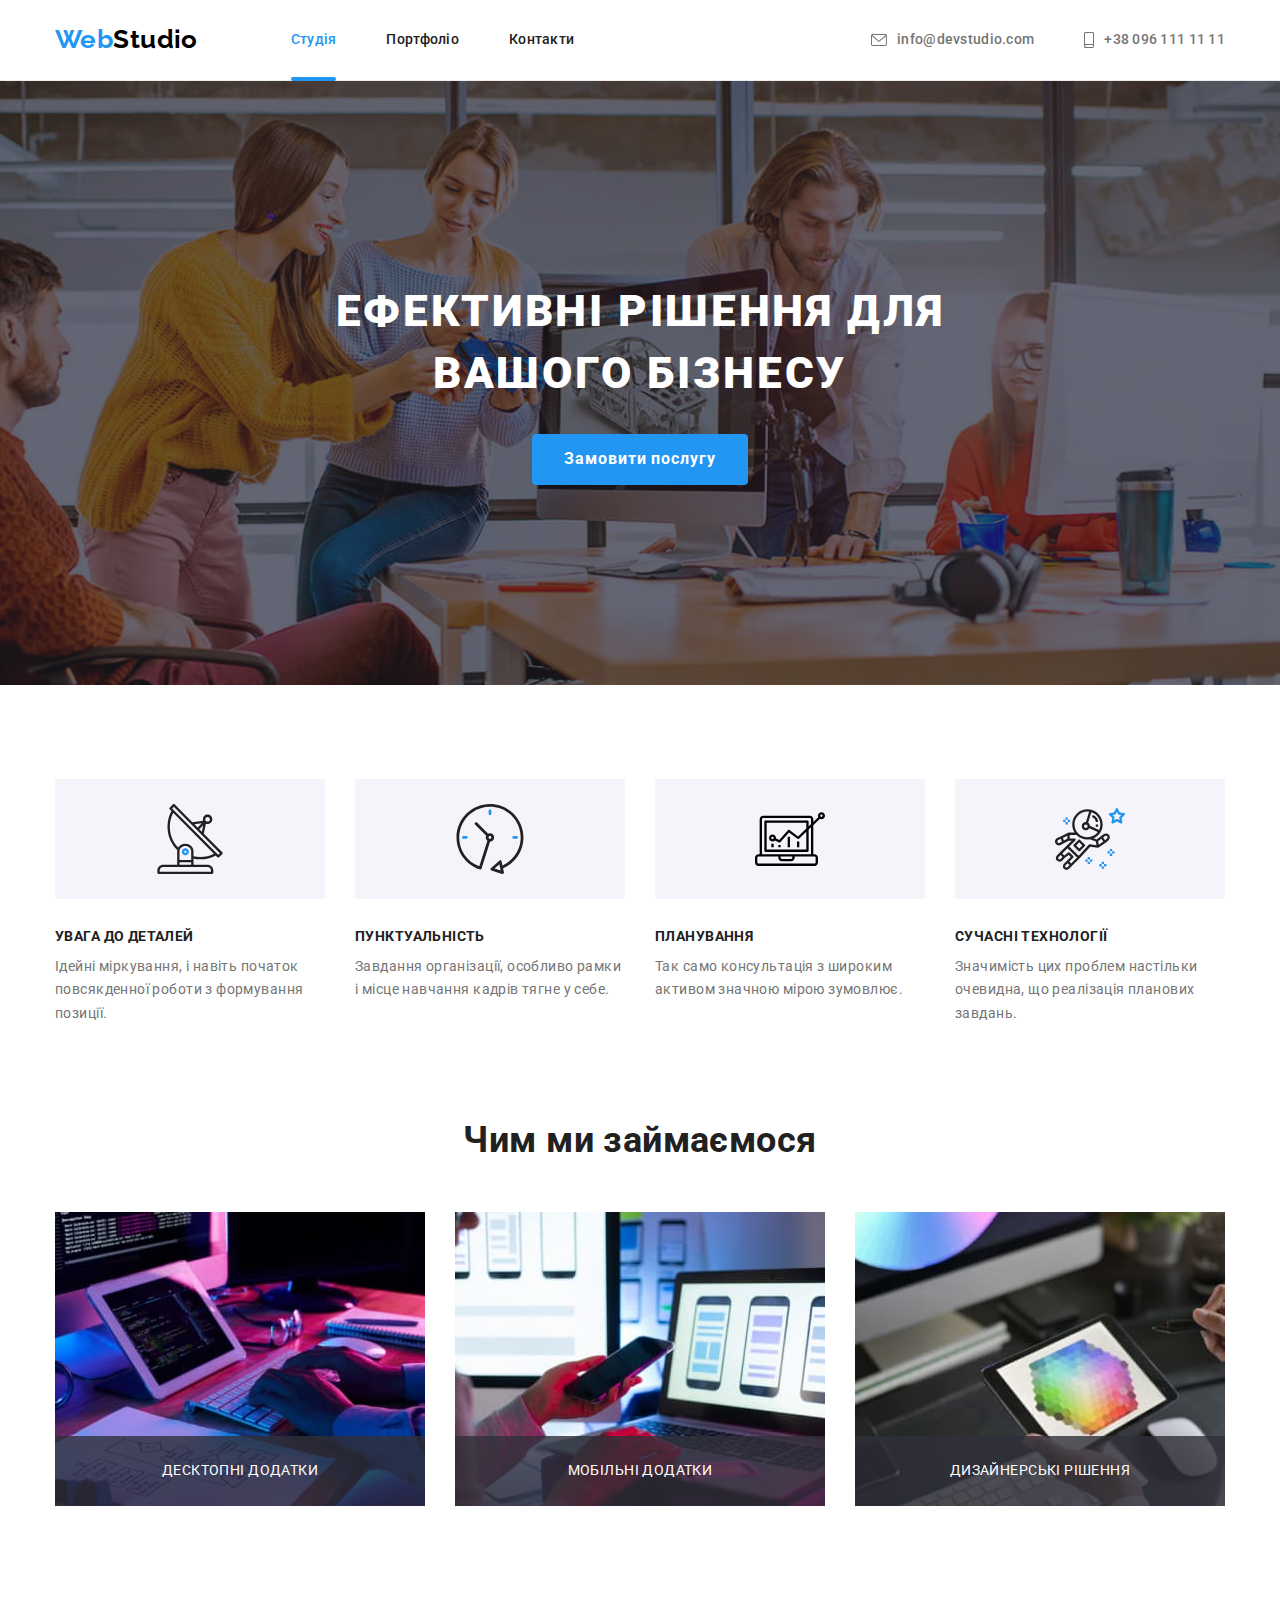
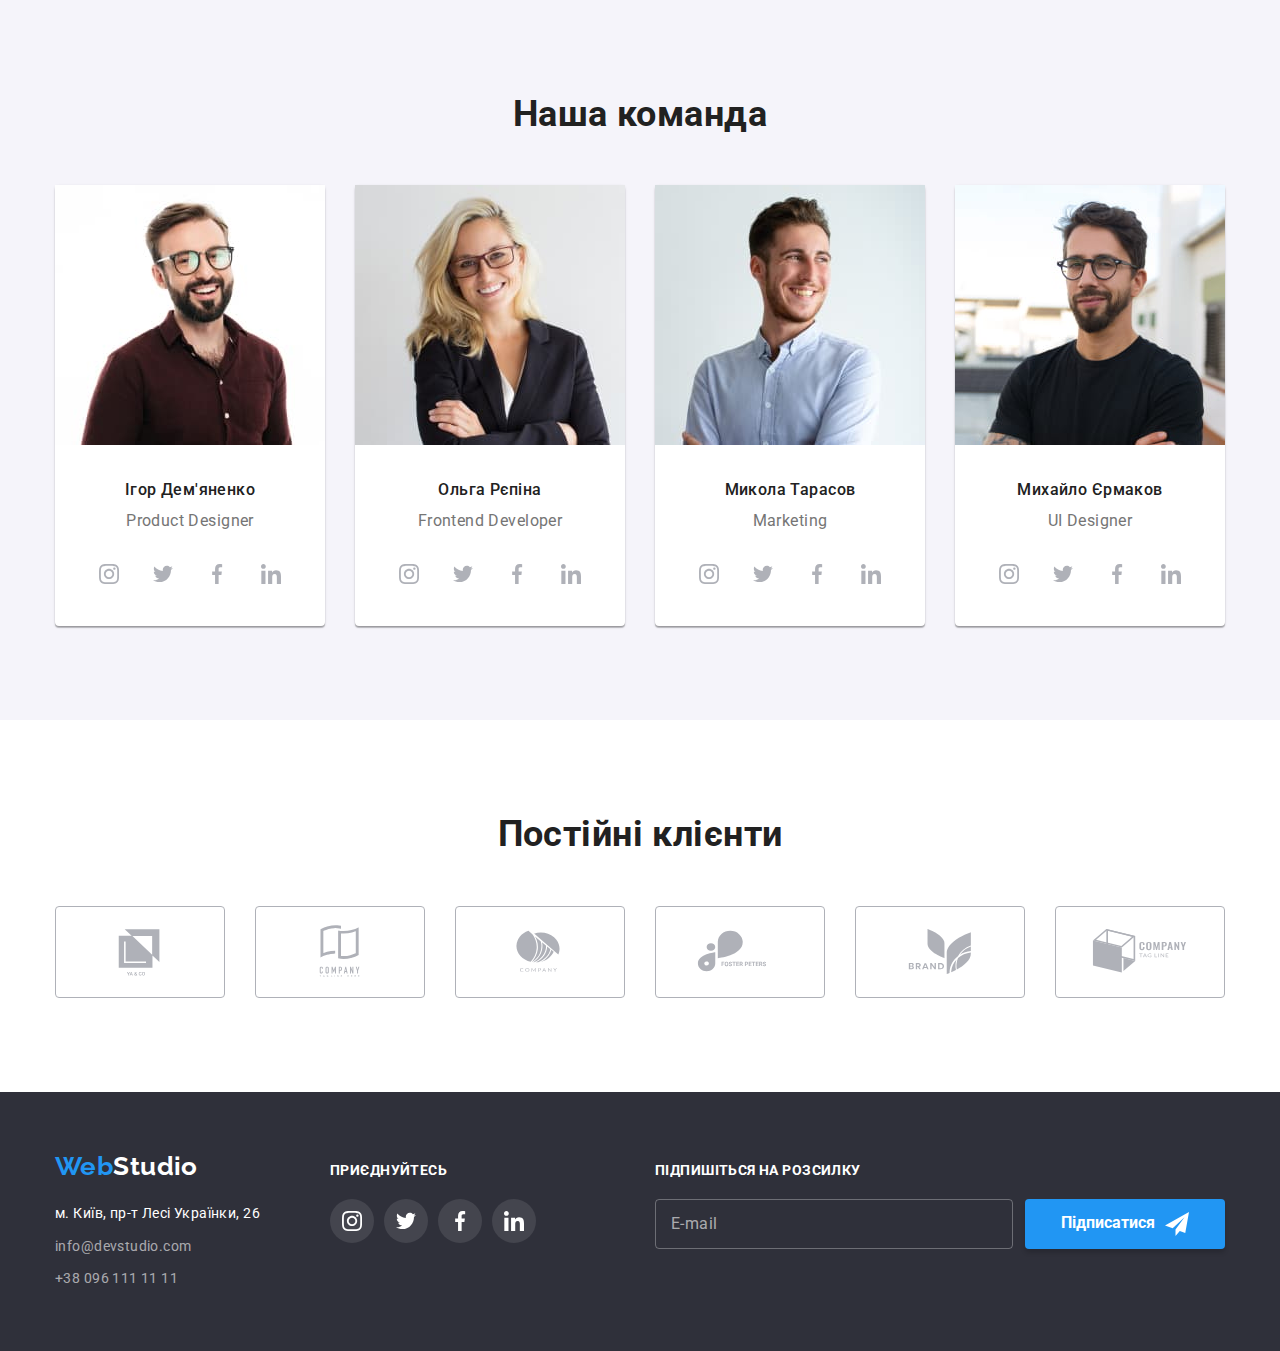
<file: index.html>
<!DOCTYPE html>
<html lang="uk">
<head>
    <meta charset="UTF-8">
    <meta http-equiv="X-UA-Compatible" content="IE=edge">
    <meta name="viewport" content="width=device-width, initial-scale=1.0">
    <link rel="preconnect" href="https://fonts.googleapis.com">
    <link rel="preconnect" href="https://fonts.gstatic.com" crossorigin>
    <link href="https://fonts.googleapis.com/css2?family=Raleway:wght@700&family=Roboto:wght@400;500;700;900&display=swap" rel="stylesheet">
    <link rel="stylesheet" href="https://cdnjs.cloudflare.com/ajax/libs/modern-normalize/1.0.0/modern-normalize.min.css" />
    <title>WebStudio</title>
    <link rel="stylesheet" href="./css/styles.css">
</head>
<body>
    <header class="header">
        <div class="container flex-container">
            <nav class="nav">
                <a class="logo" href="#"><span>Web</span>Studio</a>
                <ul class="site-navigation">
                    <li class="item"><a class="navigation-link current" href="#">Студія</a></li>
                    <li class="item"><a class="navigation-link" href="./portfolio.html">Портфоліо</a></li>
                    <li class="item"><a class="navigation-link" href="#">Контакти</a></li>
                </ul>
            </nav>
            <ul class="contacts-links">
                <li class="item">
                    <a class="contacts-link" href="mailto:info@devstudio.com">
                        <svg class="contact-mail-icon" width="16" height="12"><use href="./images/icons-sprite.svg#icon-mail"></use></svg>info@devstudio.com
                    </a>
                </li>
                <li class="item">
                    <a class="contacts-link" href="tel:+380961111111">
                        <svg class="contact-smartphone-icon" width="10" height="16"><use href="./images/icons-sprite.svg#icon-smartphone"></use></svg>+38 096 111 11 11
                    </a>
                </li>
            </ul>
        </div>
    </header>
    <main>
        <section class="hero">
            <div class="container">
                <h1 class="hero-title">Ефективні рішення для вашого бізнесу</h1>
                <button data-modal-open class="hero-button" type="button">Замовити послугу</button>
            </div>
        </section>
        <section class="section">
            <div class="container">
                <h2 class="visually-hidden">Чому ми</h2>
                <ul class="benefits">
                    <li class="item">
                        <div class="benefits-icon-wrap">
                            <svg class="benefits-icon" width="70" height="70">
                                <use href="./images/icons-sprite.svg#icon-antenna"></use>
                            </svg>
                        </div>
                        <h3 class="benefits-title">УВАГА ДО ДЕТАЛЕЙ</h3>
                        <p class="benefits-text">Ідейні міркування, і навіть початок повсякденної роботи з формування позиції.</p>
                    </li>
                    <li class="item">
                        <div class="benefits-icon-wrap">
                            <svg class="benefits-icon" width="70" height="70">
                                <use href="./images/icons-sprite.svg#icon-clock"></use>
                            </svg>
                        </div>
                        <h3 class="benefits-title">ПУНКТУАЛЬНІСТЬ</h3>
                        <p class="benefits-text">Завдання організації, особливо рамки і місце навчання кадрів тягне у себе.</p>
                    </li>
                    <li class="item">
                        <div class="benefits-icon-wrap">
                            <svg class="benefits-icon" width="70" height="70">
                                <use href="./images/icons-sprite.svg#icon-diagram"></use>
                            </svg>
                        </div>
                        <h3 class="benefits-title">ПЛАНУВАННЯ</h3>
                        <p class="benefits-text">Так само консультація з широким активом значною мірою зумовлює.</p>
                    </li>
                    <li class="item">
                        <div class="benefits-icon-wrap">
                            <svg class="benefits-icon" width="70" height="70">
                                <use href="./images/icons-sprite.svg#icon-astronaut"></use>
                            </svg>
                        </div>
                        <h3 class="benefits-title">СУЧАСНІ ТЕХНОЛОГІЇ</h3>
                        <p class="benefits-text">Значимість цих проблем настільки очевидна, що реалізація планових завдань.</p>
                    </li>
                </ul>
            </div>
        </section>
        <section class="section nopadding">
            <div class="container">
                <h2 class="section-title">Чим ми займаємося</h2>
                <ul class="offer-list">
                    <li class="item">
                        <a href="#"><img src="./images/img-4.jpg" alt="Веб розробка" width="370" height="294">
                            <div class="offer-title-wrap">
                                <p class="offer-title">Десктопні додатки</p>
                            </div>
                        </a>
                    </li>
                    <li class="item">
                        <a href="#"><img src="./images/img-5.jpg" alt="Дизайн інтерфейсів" width="370" height="294">
                            <div class="offer-title-wrap">
                                <p class="offer-title">Мобільні додатки</p>
                            </div>
                        </a>
                    </li>
                    <li class="item">
                        <a href="#"><img src="./images/img-6.jpg" alt="Графіка" width="370" height="294">
                            <div class="offer-title-wrap">
                                <p class="offer-title">Дизайнерські рішення</p>
                            </div>
                        </a>
                    </li>
                </ul>
            </div>
        </section>
        <section class="section team">
            <div class="container">
                <h2 class="section-title">Наша команда</h2>
                <ul class="team-list">
                    <li class="item">
                        <img class="team-img" src="./images/img.jpg" alt="Ігор Дем'яненко" width="270" height="260">
                        <div class="team-member-info">
                            <h3 class="team-title">Ігор Дем'яненко</h3>
                            <p class="team-text">Product Designer</p>
                            <div class="team-social-networks">
                                <a href="#" class="social-networks-wrap">
                                    <svg class="social-networks-icon" width="20" height="20">
                                        <use href="./images/icons-sprite.svg#icon-instagram"></use>
                                    </svg>
                                </a>
                                <a href="#" class="social-networks-wrap">
                                    <svg class="social-networks-icon" width="20" height="20">
                                        <use href="./images/icons-sprite.svg#icon-twitter"></use>
                                    </svg>
                                </a>
                                <a href="#" class="social-networks-wrap">
                                    <svg class="social-networks-icon" width="20" height="20">
                                        <use href="./images/icons-sprite.svg#icon-facebook"></use>
                                    </svg>
                                </a>
                                <a href="#" class="social-networks-wrap">
                                    <svg class="social-networks-icon" width="20" height="20">
                                        <use href="./images/icons-sprite.svg#icon-linkedin"></use>
                                    </svg>
                                </a>
                            </div>
                        </div>
                    </li>
                    <li class="item">
                        <img class="team-img" src="./images/img-1.jpg" alt="Ольга Рєпіна" width="270" height="260">
                        <div class="team-member-info">
                            <h3 class="team-title">Ольга Рєпіна</h3>
                            <p class="team-text">Frontend Developer</p>
                            <div class="team-social-networks">
                                <a href="#" class="social-networks-wrap">
                                    <svg class="social-networks-icon" width="20" height="20">
                                        <use href="./images/icons-sprite.svg#icon-instagram"></use>
                                    </svg>
                                </a>
                                <a href="#" class="social-networks-wrap">
                                    <svg class="social-networks-icon" width="20" height="20">
                                        <use href="./images/icons-sprite.svg#icon-twitter"></use>
                                    </svg>
                                </a>
                                <a href="#" class="social-networks-wrap">
                                    <svg class="social-networks-icon" width="20" height="20">
                                        <use href="./images/icons-sprite.svg#icon-facebook"></use>
                                    </svg>
                                </a>
                                <a href="#" class="social-networks-wrap">
                                    <svg class="social-networks-icon" width="20" height="20">
                                        <use href="./images/icons-sprite.svg#icon-linkedin"></use>
                                    </svg>
                                </a>
                            </div>
                        </div>
                    </li>
                    <li class="item">
                        <img class="team-img" src="./images/img-2.jpg" alt="Микола Тарасов" width="270" height="260">
                        <div class="team-member-info">
                            <h3 class="team-title">Микола Тарасов</h3>
                            <p class="team-text">Marketing</p>
                            <div class="team-social-networks">
                                <a href="#" class="social-networks-wrap">
                                    <svg class="social-networks-icon" width="20" height="20">
                                        <use href="./images/icons-sprite.svg#icon-instagram"></use>
                                    </svg>
                                </a>
                                <a href="#" class="social-networks-wrap">
                                    <svg class="social-networks-icon" width="20" height="20">
                                        <use href="./images/icons-sprite.svg#icon-twitter"></use>
                                    </svg>
                                </a>
                                <a href="#" class="social-networks-wrap">
                                    <svg class="social-networks-icon" width="20" height="20">
                                        <use href="./images/icons-sprite.svg#icon-facebook"></use>
                                    </svg>
                                </a>
                                <a href="#" class="social-networks-wrap">
                                    <svg class="social-networks-icon" width="20" height="20">
                                        <use href="./images/icons-sprite.svg#icon-linkedin"></use>
                                    </svg>
                                </a>
                            </div>
                        </div>
                    </li>
                    <li class="item">
                        <img class="team-img" src="./images/img-3.jpg" alt="Михайло Єрмаков" width="270" height="260">
                        <div class="team-member-info">
                            <h3 class="team-title">Михайло Єрмаков</h3>
                            <p class="team-text">UI Designer</p>
                            <div class="team-social-networks">
                                <a href="#" class="social-networks-wrap">
                                    <svg class="social-networks-icon" width="20" height="20">
                                        <use href="./images/icons-sprite.svg#icon-instagram"></use>
                                    </svg>
                                </a>
                                <a href="#" class="social-networks-wrap">
                                    <svg class="social-networks-icon" width="20" height="20">
                                        <use href="./images/icons-sprite.svg#icon-twitter"></use>
                                    </svg>
                                </a>
                                <a href="#" class="social-networks-wrap">
                                    <svg class="social-networks-icon" width="20" height="20">
                                        <use href="./images/icons-sprite.svg#icon-facebook"></use>
                                    </svg>
                                </a>
                                <a href="#" class="social-networks-wrap">
                                    <svg class="social-networks-icon" width="20" height="20">
                                        <use href="./images/icons-sprite.svg#icon-linkedin"></use>
                                    </svg>
                                </a>
                            </div>
                        </div>
                    </li>
                </ul>
            </div>
        </section>
        <section class="section">
            <div class="container">
                <h2 class="section-title">Постійні клієнти</h2>
                <ul class="clients-list">
                    <li class="item">
                        <a class="clients-icon-wrap" href="">
                            <svg class="client-icon" width="106" height="60">
                                <use href="./images/icons-sprite.svg#icon-logo1"></use>
                            </svg>
                        </a>
                    </li>
                    <li class="item">
                        <a class="clients-icon-wrap" href="">
                            <svg class="client-icon" width="106" height="60">
                                <use href="./images/icons-sprite.svg#icon-logo2"></use>
                            </svg>
                        </a>
                    </li>
                    <li class="item">
                        <a class="clients-icon-wrap" href="">
                            <svg class="client-icon" width="106" height="60">
                                <use href="./images/icons-sprite.svg#icon-logo3"></use>
                            </svg>
                        </a>
                    </li>
                    <li class="item">
                        <a class="clients-icon-wrap" href="">
                            <svg class="client-icon" width="106" height="60">
                                <use href="./images/icons-sprite.svg#icon-logo4"></use>
                            </svg>
                        </a>
                    </li>
                    <li class="item">
                        <a class="clients-icon-wrap" href="">
                            <svg class="client-icon" width="106" height="60">
                                <use href="./images/icons-sprite.svg#icon-logo5"></use>
                            </svg>
                        </a>
                    </li>
                    <li class="item">
                        <a class="clients-icon-wrap" href="">
                            <svg class="client-icon" width="106" height="60">
                                <use href="./images/icons-sprite.svg#icon-logo6"></use>
                            </svg>
                        </a>
                    </li>
                </ul>
            </div>
        </section>
    </main>
    <footer class="footer">
        <div class="container footer-flex">
            <div class="footer-first-colomn">
                <a class="footer-logo" href="#"><span>Web</span>Studio</a>
                <address class="address">
                    <ul class="arddess-links">
                        <li class="item"><a class="address-link location" href="#">м. Київ, пр-т Лесі Українки, 26</a></li>
                        <li class="item"><a class="address-link" href="mailto:info@devstudio.com">info@devstudio.com</a></li>
                        <li class="item"><a class="address-link" href="tel:+380961111111">+38 096 111 11 11</a></li>
                    </ul>
                </address>
            </div>
            <div class="footer-second-colomn">
                <p class="footer-social-title">ПРИЄДНУЙТЕСЬ</p>
                <ul class="footer-social-networks">
                    <li>
                        <a class="footer-social-wrap" href="#">
                            <svg class="footer-social-icon" width="20" height="20">
                                <use href="./images/icons-sprite.svg#icon-instagram"></use>
                            </svg>
                        </a>
                    </li>
                    <li>
                        <a class="footer-social-wrap" href="#">
                            <svg class="footer-social-icon" width="20" height="20">
                                <use href="./images/icons-sprite.svg#icon-twitter"></use>
                            </svg>
                        </a>
                    </li>
                    <li>
                        <a class="footer-social-wrap" href="#">
                            <svg class="footer-social-icon" width="20" height="20">
                                <use href="./images/icons-sprite.svg#icon-facebook"></use>
                            </svg>
                        </a>
                    </li>
                    <li>
                        <a class="footer-social-wrap" href="#">
                            <svg class="footer-social-icon" width="20" height="20">
                                <use href="./images/icons-sprite.svg#icon-linkedin"></use>
                            </svg>
                        </a>
                    </li>
                </ul>
            </div>
            <div class="footer-third-colomn">
                <label for="mailing" class="footer-form-title">Підпишіться на розсилку</label>
                <form class="footer-form" action="#">
                    <input name="mailing" id="mailing" class="footer-form-input" type="text" placeholder="E-mail">
                    <button class="footer-form-btn" type="submit">Підписатися
                        <svg class="submit-icon-wrap" width="24" height="24">
                            <use class="submit-icon" href="./images/icons-sprite.svg#icon-send"></use>
                        </svg>
                    </button>
                </form>
            </div>
        </div>
    </footer>
    <div data-modal class="backdrop is-hidden">
        <div class="modal">
            <button data-modal-close class="modal-clouse-button" type="button">
                <svg class="modal-clouse-icon" width="18" height="18">
                    <use href="./images/icons-sprite.svg#icon-modal-clouse"></use>
                </svg>
            </button>
            <p class="modal-form-title">Залиште свої дані, ми вам передзвонимо</p>
            <form action="#" class="modal-form" autocomplete="off">
                <div class="modal-form-field">
                    <label class="modal-input-label" for="name">Ім'я</label>
                    <div class="modal-input-field">
                        <input class="modal-form-input" type="text" id="name">
                        <svg class="modal-form-iconwrap" width="18" height="18">
                            <use class="modal-form-icon" href="./images/icons-sprite.svg#icon-name"></use>
                        </svg>
                    </div>
                </div>
                <div class="modal-form-field">
                    <label class="modal-input-label" for="tel">Телефон</label>
                    <div class="modal-input-field">
                        <input class="modal-form-input" type="tel" id="tel">
                        <svg class="modal-form-iconwrap" width="18" height="18">
                            <use class="modal-form-icon" href="./images/icons-sprite.svg#icon-phone"></use>
                        </svg>
                    </div>
                </div>
                <div class="modal-form-field">
                    <label class="modal-input-label" for="email">Пошта</label>
                    <div class="modal-input-field">
                        <input class="modal-form-input" type="email" id="email">
                        <svg class="modal-form-iconwrap" width="18" height="18">
                            <use class="modal-form-icon" href="./images/icons-sprite.svg#icon-email"></use>
                        </svg>
                    </div>
                </div>
                <div class="modal-form-field">
                    <label class="modal-input-label" for="comment">Коментар</label>
                    <textarea class="modal-form-textarea" id="comment" placeholder="Введіть текст"></textarea>
                </div>
                <label class="modal-form-policy" for="policy">
                    <input class="modal-form-checkbox visually-hidden" type="checkbox" id="policy">
                    <span class="form-policy-icon"></span>
                    <span class="form-policy-text">Погоджуюся з розсилкою та приймаю</span><a href="#" class="policy-link">Умови договору</a>
                </label>
                <button class="modal-submit-btn" type="submit">Відправити</button>
            </form>
        </div>
    </div>
    <script src="./js/modal.js"></script>
</body>
</html>
</file>
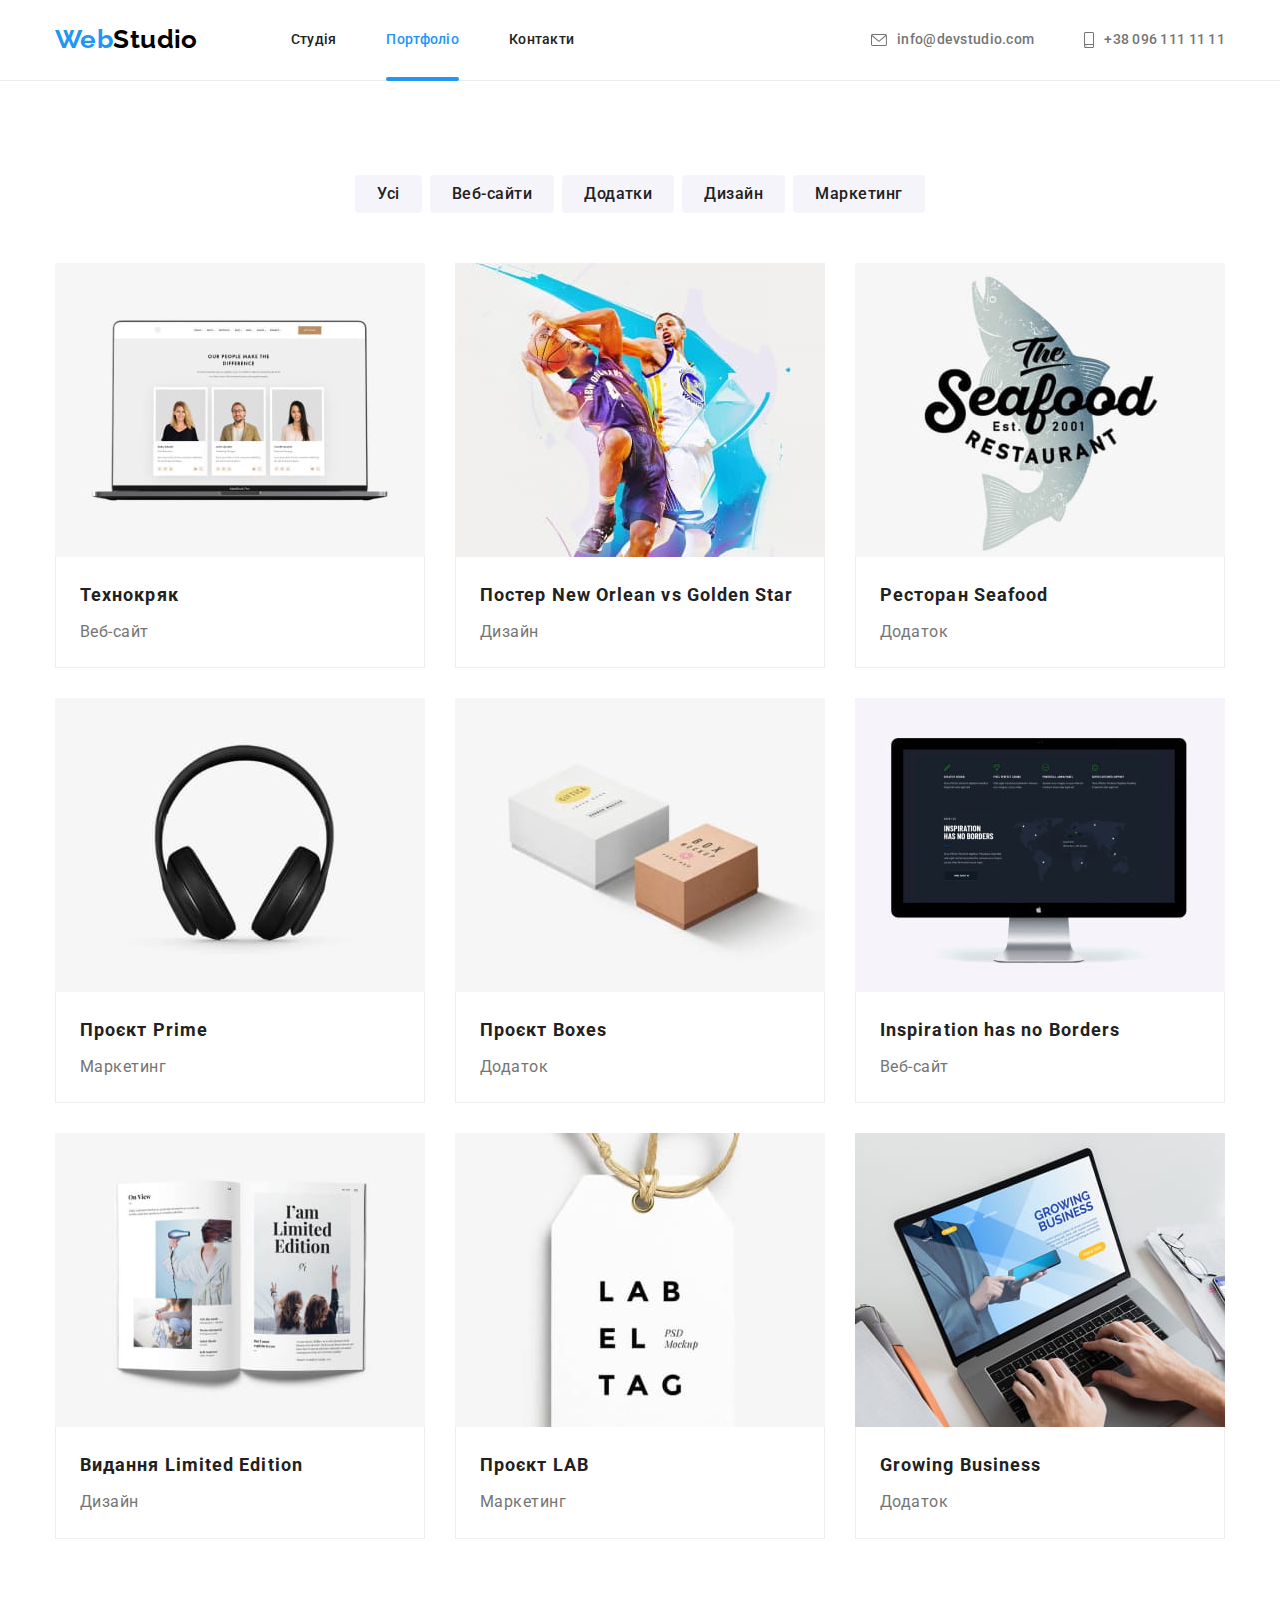
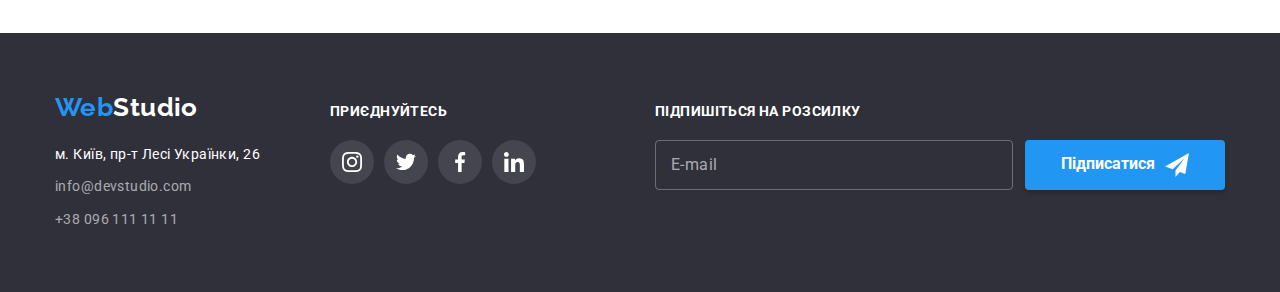
<file: portfolio.html>
<!DOCTYPE html>
<html lang="uk">
<head>
    <meta charset="UTF-8">
    <meta http-equiv="X-UA-Compatible" content=" IE=edge">
    <meta name="viewport" content="width=device-width, initial-scale=1.0">
    <link rel="preconnect" href="https://fonts.googleapis.com">
    <link rel="preconnect" href="https://fonts.gstatic.com" crossorigin>
    <link href="https://fonts.googleapis.com/css2?family=Raleway:wght@700&family=Roboto:wght@400;500;700;900&display=swap" rel="stylesheet">
    <link rel="stylesheet" href="https://cdnjs.cloudflare.com/ajax/libs/modern-normalize/1.0.0/modern-normalize.min.css" />
    <title>Portfolio</title>
    <link rel="stylesheet" href="./css/styles.css">
</head>
<body>
    <header class="header">
        <div class="container flex-container">
            <nav class="nav">
                <a class="logo" href="./index.html"><span>Web</span>Studio</a>
                <ul class="site-navigation">
                    <li class="item"><a class="navigation-link" href="./index.html">Студія</a></li>
                    <li class="item"><a class="navigation-link current" href="#">Портфоліо</a></li>
                    <li class="item"><a class="navigation-link" href="#">Контакти</a></li>
                </ul>
            </nav>
            <ul class="contacts-links">
                <li class="item">
                    <a class="contacts-link" href="mailto:info@devstudio.com">
                        <svg class="contact-mail-icon" width="16" height="12">
                            <use href="./images/icons-sprite.svg#icon-mail"></use>
                        </svg>info@devstudio.com
                    </a>
                </li>
                <li class="item">
                    <a class="contacts-link" href="tel:+380961111111">
                        <svg class="contact-smartphone-icon" width="10" height="16">
                            <use href="./images/icons-sprite.svg#icon-smartphone"></use>
                        </svg>+38 096 111 11 11
                    </a>
                </li>
            </ul>
        </div>
    </header>
    <main>
        <section class="section">
            <div class="container">
                <h1 class="visually-hidden">Портфоліо</h1>
                <ul class="filters-list">
                    <li><button class="filters-btn" type="button">Усі</button></li>
                    <li><button class="filters-btn" type="button">Веб-сайти</button></li>
                    <li><button class="filters-btn" type="button">Додатки</button></li>
                    <li><button class="filters-btn" type="button">Дизайн</button></li>
                    <li><button class="filters-btn" type="button">Маркетинг</button></li>
                </ul>
                <ul class="works-list">
                    <li class="item">
                        <a class="work-link" href="#">
                            <div class="work-thumb">
                                <img src="./images/portf-img.jpg" alt="" width="370" height="294">
                                <div class="work-overlay">
                                    <p class="work-overlay-text">
                                        Ресурс пропонує комплексні пропозиції з різним рівнем функціоналу та сервісів. Все це дозволить відвідувачу отримати
                                        вичерпні відомості про компанію чи приватну особу.
                                    </p>
                                </div>
                            </div>
                            <div class="work-about">
                                <h2 class="works-title">Технокряк</h2>
                                <p class="works-text">Веб-сайт</p>
                            </div>
                        </a>
                    </li>
                    <li class="item">
                        <a class="work-link" href="#">
                            <div class="work-thumb">
                                <img src="./images/portf-img-1.jpg" alt="" width="370" height="294">
                                <div class="work-overlay">
                                    <p class="work-overlay-text">
                                        Ресурс пропонує комплексні пропозиції з різним рівнем функціоналу та сервісів. Все це дозволить відвідувачу отримати
                                        вичерпні відомості про компанію чи приватну особу.
                                    </p>
                                </div>
                            </div>
                            <div class="work-about">
                                <h2 class="works-title">Постер New Orlean vs Golden Star</h2>
                                <p class="works-text">Дизайн</p>
                            </div>
                        </a>
                    </li>
                    <li class="item">
                        <a class="work-link" href="#">
                            <div class="work-thumb">
                                <img src="./images/portf-img-2.jpg" alt="" width="370" height="294">
                                <div class="work-overlay">
                                    <p class="work-overlay-text">
                                        Ресурс пропонує комплексні пропозиції з різним рівнем функціоналу та сервісів. Все це дозволить відвідувачу отримати
                                        вичерпні відомості про компанію чи приватну особу.
                                    </p>
                                </div>
                            </div>
                            <div class="work-about">
                                <h2 class="works-title">Ресторан Seafood</h2>
                                <p class="works-text">Додаток</p>
                            </div>
                        </a>
                    </li>
                    <li class="item">
                        <a class="work-link" href="#">
                            <div class="work-thumb">
                                <img src="./images/portf-img-3.jpg" alt="" width="370" height="294">
                                <div class="work-overlay">
                                    <p class="work-overlay-text">
                                        Ресурс пропонує комплексні пропозиції з різним рівнем функціоналу та сервісів. Все це дозволить відвідувачу отримати
                                        вичерпні відомості про компанію чи приватну особу.
                                    </p>
                                </div>
                            </div>
                            <div class="work-about">
                                <h2 class="works-title">Проєкт Prime</h2>
                                <p class="works-text">Маркетинг</p>
                            </div>
                        </a>
                    </li>
                    <li class="item">
                        <a class="work-link" href="#">
                            <div class="work-thumb">
                                <img src="./images/portf-img-4.jpg" alt="" width="370" height="294">
                                <div class="work-overlay">
                                    <p class="work-overlay-text">
                                        Ресурс пропонує комплексні пропозиції з різним рівнем функціоналу та сервісів. Все це дозволить відвідувачу отримати
                                        вичерпні відомості про компанію чи приватну особу.
                                    </p>
                                </div>
                            </div>
                            <div class="work-about">
                                <h2 class="works-title">Проєкт Boxes</h2>
                                <p class="works-text">Додаток</p>
                            </div>
                        </a>
                    </li>
                    <li class="item">
                        <a class="work-link" href="#">
                            <div class="work-thumb">
                                <img src="./images/portf-img-5.jpg" alt="" width="370" height="294">
                                <div class="work-overlay">
                                    <p class="work-overlay-text">
                                        Ресурс пропонує комплексні пропозиції з різним рівнем функціоналу та сервісів. Все це дозволить відвідувачу отримати
                                        вичерпні відомості про компанію чи приватну особу.
                                    </p>
                                </div>
                            </div>
                            <div class="work-about">
                                <h2 class="works-title">Inspiration has no Borders</h2>
                                <p class="works-text">Веб-сайт</p>
                            </div>
                        </a>
                    </li>
                    <li class="item">
                        <a class="work-link" href="#">
                            <div class="work-thumb">
                                <img src="./images/portf-img-6.jpg" alt="" width="370" height="294">
                                <div class="work-overlay">
                                    <p class="work-overlay-text">
                                        Ресурс пропонує комплексні пропозиції з різним рівнем функціоналу та сервісів. Все це дозволить відвідувачу отримати
                                        вичерпні відомості про компанію чи приватну особу.
                                    </p>
                                </div>
                            </div>
                            <div class="work-about">
                                <h2 class="works-title">Видання Limited Edition</h2>
                                <p class="works-text">Дизайн</p>
                            </div>
                        </a>
                    </li>
                    <li class="item">
                        <a class="work-link" class="work-link" href="#">
                            <div class="work-thumb">
                                <img src="./images/portf-img-7.jpg" alt="" width="370" height="294">
                                <div class="work-overlay">
                                    <p class="work-overlay-text">
                                        Ресурс пропонує комплексні пропозиції з різним рівнем функціоналу та сервісів. Все це дозволить відвідувачу отримати
                                        вичерпні відомості про компанію чи приватну особу.
                                    </p>
                                </div>
                            </div>
                            <div class="work-about">
                                <h2 class="works-title">Проєкт LAB</h2>
                                <p class="works-text">Маркетинг</p>
                            </div>
                        </a>
                    </li>
                    <li class="item">
                        <a class="work-link" href="#">
                            <div class="work-thumb">
                                <img src="./images/portf-img-8.jpg" alt="" width="370" height="294">
                                <div class="work-overlay">
                                    <p class="work-overlay-text">
                                        Ресурс пропонує комплексні пропозиції з різним рівнем функціоналу та сервісів. Все це дозволить відвідувачу отримати
                                        вичерпні відомості про компанію чи приватну особу.
                                    </p>
                                </div>
                            </div>
                            <div class="work-about">
                                <h2 class="works-title">Growing Business</h2>
                                <p class="works-text">Додаток</p>
                            </div>
                        </a>
                    </li>
                </ul>
            </div>
        </section>
    </main>
    <footer class="footer">
        <div class="container footer-flex">
            <div class="footer-first-colomn">
                <a class="footer-logo" href="./index.html"><span>Web</span>Studio</a>
                <address class="address">
                    <ul class="arddess-links">
                        <li class="item"><a class="address-link location" href="#">м. Київ, пр-т Лесі Українки, 26</a></li>
                        <li class="item"><a class="address-link" href="mailto:info@devstudio.com">info@devstudio.com</a></li>
                        <li class="item"><a class="address-link" href="tel:+380961111111">+38 096 111 11 11</a></li>
                    </ul>
                </address>
            </div>
            <div class="footer-second-colomn">
                <p class="footer-social-title">ПРИЄДНУЙТЕСЬ</p>
                <ul class="footer-social-networks">
                    <li>
                        <a class="footer-social-wrap" href="#">
                            <svg class="footer-social-icon" width="20" height="20">
                                <use href="./images/icons-sprite.svg#icon-instagram"></use>
                            </svg>
                        </a>
                    </li>
                    <li>
                        <a class="footer-social-wrap" href="#">
                            <svg class="footer-social-icon" width="20" height="20">
                                <use href="./images/icons-sprite.svg#icon-twitter"></use>
                            </svg>
                        </a>
                    </li>
                    <li>
                        <a class="footer-social-wrap" href="#">
                            <svg class="footer-social-icon" width="20" height="20">
                                <use href="./images/icons-sprite.svg#icon-facebook"></use>
                            </svg>
                        </a>
                    </li>
                    <li>
                        <a class="footer-social-wrap" href="#">
                            <svg class="footer-social-icon" width="20" height="20">
                                <use href="./images/icons-sprite.svg#icon-linkedin"></use>
                            </svg>
                        </a>
                    </li>
                </ul>
            </div>
            <div class="footer-third-colomn">
                <label for="mailing" class="footer-form-title">Підпишіться на розсилку</label>
                <form class="footer-form" action="">
                    <input name="mailing" id="mailing" class="footer-form-input" type="text" placeholder="E-mail">
                    <button class="footer-form-btn" type="submit">Підписатися
                        <svg class="submit-icon-wrap" width="24" height="24">
                            <use class="submit-icon" href="./images/icons-sprite.svg#icon-send"></use>
                        </svg>
                    </button>
                </form>
            </div>
        </div>
    </footer>
</body>
</html>
</file>
<file: css/styles.css>
/* 

font-family: 'Raleway', sans-serif;
font-family: 'Roboto', sans-serif; 

*/

*,
*::after,
*::before {
    box-sizing: border-box;
}

:root {
    --primary-bg-color: #FFFFFF;
    --secondary-bg-color: #F5F4FA;
    --primary-text-color: #212121;
    --secondary-text-color: #757575;
    --accent-color: #2196F3;
    --footer-bg-color: #2F303A;
    --white-color: #ffffff;
    --header-borderline: #ECECEC;
    --works-borderline: #eeeeee;
    --clients-border-color: #AFB1B8;
}

body {
    margin: 0;
    padding: 0;

    background-color: var(--primary-bg-color);

    font-size: 14px;
    font-family: 'Roboto', sans-serif;
    letter-spacing: 0.03em;
    color: var(--primary-text-color);
}

/* Reset */

h1,
h2,
h3,
h4,
h5,
h6,
p,
ul,
li {
    margin: 0;
    padding: 0;
}

a {
    text-decoration: none;
}

ul {
    list-style-type: none;
}

img {
    display: block;
    max-width: 100%;
    height: auto;
}

/* Hide */

.visually-hidden {
    position: absolute;
    width: 1px;
    height: 1px;
    margin: -1px;
    padding: 0;
    overflow: hidden;
    border: 0;
    clip: rect(0 0 0 0);
}

.container {
    margin: 0 auto;
    width: 1200px;
    padding: 0px 15px
}

/* Header */

.header {
    border-bottom: 1px solid var(--header-borderline);
}

.flex-container {
    display: flex;
    align-items: center;
}

.logo {
    /* Styles */
    font-family: 'Raleway', sans-serif;
    color: #000000;
    font-weight: 700;
    font-size: 26px;
    line-height: 1.15;
}

.logo > span {
    color: var(--accent-color);
}

.nav {
    display: flex;
    align-items: center;
}

.site-navigation {
    margin-left: 93px;
    display: flex;
    gap: 50px
}

.navigation-link {
    display: inline-block;
    padding: 32px 0px;

    font-weight: 500;
    line-height: 1.14;
    letter-spacing: 0.02em;
    color: var(--primary-text-color);

    transition: color 250ms cubic-bezier(0.4, 0, 0.2, 1);
}

.navigation-link:hover,
.navigation-link:focus {
    color: var(--accent-color);
}

.contacts-links {
    display: flex;
    margin-left: auto;
    gap: 50px;
}

.contact-mail-icon {
    margin-right: 10px;

}

.contact-smartphone-icon {
    margin-right: 10px;
}

.contacts-link {    
    display: flex;
    padding: 32px 0px;
    align-items: center;

    color: var(--secondary-text-color);
    font-weight: 500;
    line-height: 1.14;
    letter-spacing: 0.02em;

    fill: var(--secondary-text-color);

    transition: color 250ms cubic-bezier(0.4, 0, 0.2, 1);
}

.contacts-link:hover,
.contacts-link:focus {
    color: var(--accent-color);
    fill: var(--accent-color);
}

.current {
    position: relative;
    color: var(--accent-color);
}

.current::after {
    position: absolute;
    bottom: -1px;
    left: 0;

    content: '';
    width: 100%;
    height: 4px;

    border-radius: 2px;

    background-color: var(--accent-color);
}

/* Hero */

.hero {
    padding: 200px 0px;
    max-width: 1600px;
    margin: 0 auto;

    background-image:
        linear-gradient(to right, rgba(47, 48, 58, 0.4),rgba(47, 48, 58, 0.4)),
        url(../images/bg.jpg);
    background-position: center;
    background-size: cover;

    text-align: center;
    color: var(--white-color);
}

.hero-title {
    margin: 0 auto;
    margin-bottom: 30px;
    width: 696px;

    font-weight: 900;
    font-size: 44px;
    line-height: 1.4;
    text-align: center;
    letter-spacing: 0.06em;
    text-transform: uppercase;
}

.hero-button {
    border: 0;
    border-radius: 4px;
    padding: 10px 32px;

    background-color: var(--accent-color);

    font-weight: 700;
    font-size: 16px;
    line-height: 1.9;
    text-align: center;
    letter-spacing: 0.06em;
    color: var(--white-color);

    transition: background-color 250ms cubic-bezier(0.4, 0, 0.2, 1);
}

.hero-button:hover,
.hero-button:focus {
    background-color: #188CE8;
}


/* Sections */

.section {
    padding: 94px 0px;
}

.section-title {
    margin-bottom: 50px;

    font-size: 36px;
    line-height: 1.16;
    text-align: center;
}

/* Benefits */

.benefits {
    display: flex;
    gap: 30px
}

.benefits > .item {
    flex-basis: calc((100% - 90px) / 4);
}

.benefits-icon-wrap {
    display: flex;
    justify-content: center;
    align-items: center;
    width: 270px;
    height: 120px;
    margin-bottom: 30px;
    background-color: var(--secondary-bg-color)
}

.benefits-icon {
    width: 70px;
    height: 70px;
}

.benefits-title {
    font-size: 14px;
    line-height: 1.14;
    text-transform: uppercase;
    margin-bottom: 10px;
}

.benefits-text {
    color: var(--secondary-text-color);
    line-height: 1.7;
}

.nopadding {
    padding-top: 0px;
}

/* Offers */

.offer-list {
    display: flex;
    flex-wrap: wrap;
    gap: 30px;
}

.offer-list > .item {
    position: relative;

    flex-basis: calc((100% - 60px) / 3);
}

.offer-title-wrap {
    position: absolute;
    bottom: 0;
    left: 0;

    display: flex;
    justify-content: center;
    align-items: center;

    width: 100%;
    height: 70px;

    background-color: rgba(47, 48, 58, 0.8);
}

.offer-title {
    font-size: 14px;
    line-height: 1.14;
    letter-spacing: 0.03em;
    text-transform: uppercase;

    color: var(--white-color);
}

/* Team */

.section.team {
    background-color: var(--secondary-bg-color);
}

.team-list {
    display: flex;
    flex-wrap: wrap;
    gap: 30px;
}

.team-list > .item {
    flex-basis: calc((100% - 120px) / 4);
    border-radius: 4px;

    box-shadow: 0px 1px 3px rgba(0, 0, 0, 0.12), 0px 1px 1px rgba(0, 0, 0, 0.14), 0px 2px 1px rgba(0, 0, 0, 0.2);

    background-color: #fff;
}

.team-img {
}

.team-member-info {
    padding: 30px 32px;
}

.team-title {
    text-align: center;

    font-weight: 500;
    font-size: 16px;
    line-height: 1.9;
}

.team-text {
    margin-bottom: 16px;
    text-align: center;

    font-size: 16px;
    line-height: 1.9;
    color: var(--secondary-text-color);
}

.team-social-networks {
    display: flex;
    gap: 10px;
}

.social-networks-wrap {
    display: flex;
    width: 44px;
    height: 44px;
    justify-content: center;
    align-items: center;
    border-radius: 50%;

    fill: var(--clients-border-color);

    transition: background-color 250ms cubic-bezier(0.4, 0, 0.2, 1),
                fill 250ms cubic-bezier(0.4, 0, 0.2, 1);
}



.social-networks-wrap:hover,
.social-networks-wrap:focus {
    background-color: var(--accent-color);
    fill: var(--primary-bg-color);
}



/* Clients */

.clients-list {
    display: flex;
    gap: 30px;
}

.clients-icon-wrap {
    display: flex;
    height: 92px;
    width: 170px;
    /* flex-basis: calc((100% - 150px) / 6); */
    justify-content: center;
    align-items: center;
    border: 1px solid var(--clients-border-color);
    fill: var(--clients-border-color);
    border-radius: 4px;

    transition: border 250ms cubic-bezier(0.4, 0, 0.2, 1),
                fill 250ms cubic-bezier(0.4, 0, 0.2, 1);
}

.clients-icon-wrap:hover,
.clients-icon-wrap:focus {
    border: 1px solid var(--accent-color);
    fill: var(--accent-color);
}

/* Footer */

.footer {
    padding: 60px 0px;

    background-color: var(--footer-bg-color);
}

.footer-logo {
    display: block;
    margin-bottom: 20px;

    /* Styles */
    font-family: 'Raleway', sans-serif;
    color: var(--white-color);
    font-weight: 700;
    font-size: 26px;
    line-height: 1.15;
}

.footer-logo > span {
    color: var(--accent-color);
}

.arddess-links > .item {
    margin-bottom: 9px;
}

.arddess-links>.item:last-child {
    margin-bottom: 0px;
}

.address-link {
    line-height: 1.7;
    font-style: normal;
    color: rgba(255, 255, 255, 0.6);

    transition: color 250ms cubic-bezier(0.4, 0, 0.2, 1);
}

.address-link.location {
    color: var(--white-color);
}

.address-link:hover,
.address-link:focus {
    color: var(--accent-color)
}

.footer-second-colomn {
    margin-left: 70px;
}

.footer-social-title {
    display: inline-block;
    margin-bottom: 20px;

    font-weight: 700;
    font-size: 14px;
    line-height: 1.14;
    letter-spacing: 0.03em;

    color: var(--white-color);
}

.footer-social-networks {
    display: flex;
    gap: 10px;
}

.footer-social-wrap {
    display: flex;
    justify-content: center;
    align-items: center;
    width: 44px;
    height: 44px;
    border-radius: 50%;
    background-color: rgba(255, 255, 255, 0.1);
    fill: var(--primary-bg-color);

    transition: background-color 250ms cubic-bezier(0.4, 0, 0.2, 1);
}

.footer-social-wrap:hover,
.footer-social-wrap:focus {
    background-color: var(--accent-color);
}

.footer-third-colomn {
    margin-left: auto;
}

.footer-form-title {
    display: block;
    margin-bottom: 20px;

    font-weight: 700;
    font-size: 14px;
    line-height: 1.14;
    letter-spacing: 0.03em;
    text-transform: uppercase;

    color: var(--white-color);
}

.footer-form {
    display: flex;
}

.footer-form-input {
    width: 358px;
    height: 50px;
    padding: 15px;

    border: 1px solid rgba(255, 255, 255, 0.3);
    border-radius: 4px;

    background-color: transparent;

    font-size: 16px;
    line-height: 1.25;
    letter-spacing: 0.03em;
    color: var(--white-color);
    outline: 0;

    transition: border 250ms cubic-bezier(0.4, 0, 0.2, 1);
}

.footer-form-input::placeholder {
    font-size: 16px;
    line-height: 1.25;
    letter-spacing: 0.03em;
    color: rgba(255, 255, 255, 0.6);
}

.footer-form-input:focus {
    border: 1px solid var(--accent-color);
}

.footer-form-btn {
    display: flex;
    justify-content: center;
    align-items: center;

    width: 200px;
    height: 50px;
    margin-left: 12px;
    border: 0;
    border-radius: 4px;
    background-color: var(--accent-color);
    box-shadow: 0px 4px 4px rgba(0, 0, 0, 0.15);

    font-weight: 700;
    font-size: 16px;
    line-height: 1.8;
    color: var(--white-color);

    transition: background-color 250ms cubic-bezier(0.4, 0, 0.2, 1);
}

.footer-form-btn:hover,
.footer-form-btn:focus {
    background-color: #188CE8;
}

.submit-icon-wrap {
    margin-left: 10px;
}

.submit-icon {
}

.footer-flex {
    display: flex;
    align-items: baseline;
}

/* PAGE PORTFOLIO */

/* Filters */

.filters-list {
    justify-content: center;
    margin-bottom: 50px;
    display: flex;
    gap: 8px;
}

.filters-btn {
    padding: 6px 22px;
    border: 0;
    border-radius: 4px;

    font-family: 'Roboto';
    font-style: normal;
    font-weight: 500;
    font-size: 16px;
    line-height: 1.6;
    letter-spacing: 0.03em;
    color: var(--primary-text-color);
    background-color: var(--secondary-bg-color);

    transition: color 250ms cubic-bezier(0.4, 0, 0.2, 1),
                background-color 250ms cubic-bezier(0.4, 0, 0.2, 1),
                box-shadow 250ms cubic-bezier(0.4, 0, 0.2, 1);
}

.filters-btn:hover,
.filters-btn:focus {
    color: var(--white-color);
    background-color: var(--accent-color);
    box-shadow: 0px 3px 1px rgba(0, 0, 0, 0.1), 0px 1px 2px rgba(0, 0, 0, 0.08), 0px 2px 2px rgba(0, 0, 0, 0.12);
}

/* Works */

.works-list {
    display: flex;
    flex-wrap: wrap;
    gap: 30px;
}

.work-link {
    display: block;
    flex-basis: calc((100% - 60px) / 3);

    transition: box-shadow 250ms cubic-bezier(0.4, 0, 0.2, 1);
}

.work-link:hover,
.work-link:focus {
    box-shadow: 0px 1px 1px rgba(0, 0, 0, 0.12), 0px 4px 4px rgba(0, 0, 0, 0.06), 1px 4px 6px rgba(0, 0, 0, 0.16);
}

.work-about {
    padding: 20px 24px;
    border-bottom: 1px solid var(--works-borderline);
    border-left: 1px solid var(--works-borderline);
    border-right: 1px solid var(--works-borderline);
}

.works-title {
    margin-bottom: 4px;

    font-size: 18px;
    line-height: 2;
    letter-spacing: 0.06em;
    color: var(--primary-text-color);
}

.works-text {
    

    font-size: 16px;
    line-height: 1.9;
    letter-spacing: 0.03em;
    color: var(--secondary-text-color);
}

/* WORKS-OVERLAY */

.work-thumb {
    position: relative;
    overflow: hidden;
}

.work-overlay {
    position: absolute;
    top: 0;
    left: 0;
    width: 100%;
    height: 100%;
    display: flex;
    align-items: center;
    justify-content: center;

    transform: translateY(100%);
    transition: transform 250ms cubic-bezier(0.4, 0, 0.2, 1);

    background-color: rgba(33, 150, 243, 0.9);
}

.work-overlay-text {
    max-width: 322px;

    font-size: 18px;
    line-height: 1.5;
    letter-spacing: 0.03em;

    color: var(--white-color);
}

.work-link:hover .work-overlay {
    transform: translateY(0);
}

/* ------------- */

/* Modal Window */

.backdrop {
    position: fixed;
    top: 0;
    left: 0;

    width: 100%;
    height: 100%;

    background: rgba(0, 0, 0, 0.2);

    opacity: 1;
    transform: scale(1);
    transition: opacity 250ms cubic-bezier(0.4, 0, 0.2, 1),
                transform 250ms cubic-bezier(0.4, 0, 0.2, 1);
}

.backdrop.is-hidden {
    opacity: 0;
    pointer-events: none;
    transform: scale(1.1);
}

.modal {
    position: absolute;
    top: 50%;
    left: 50%;
    transform: translate(-50%, -50%);

    min-width: 528px;
    min-height: 581px;
    padding: 40px;

    background-color: var(--primary-bg-color);
}

.modal-clouse-button {
    position: absolute;
    top: 8px;
    right: 8px;

    display: flex;
    justify-content: center;
    align-items: center;

    width: 30px;
    height: 30px;

    background-color: var(--primary-bg-color);

    border: 1px solid rgba(0, 0, 0, 0.1);
    border-radius: 50%;

    transition: fill 250ms cubic-bezier(0.4, 0, 0.2, 1);
}

.modal-clouse-button:hover,
.modal-clouse-button:focus {
    fill: var(--accent-color);
}

.modal-clouse-icon {
}

/* Modal Form */

.modal-form-title {
    text-align: center;

    margin-bottom: 12px;

    font-weight: 700;
    font-size: 20px;
    line-height: 1.15;
    letter-spacing: 0.03em;
}

.modal-form {
    margin: 0 auto;
    width: 448px;
}

.modal-form-field {
    display: flex;
    flex-direction: column;

    margin-bottom: 10px;
}

.modal-form-field:nth-child(4) {
    display: flex;
    flex-direction: column;

    margin-bottom: 20px;
}

.modal-input-label {
    display: block;
    margin-bottom: 4px;

    color: var(--secondary-text-color);
}

.modal-input-field {
    position: relative;
}

.modal-form-input {
    width: 100%;
    height: 40px;

    padding: 12px 0px 12px 42px;
    border: 1px solid rgba(33, 33, 33, 0.2);
    border-radius: 4px;
    outline: 0;

    transition: border 250ms cubic-bezier(0.4, 0, 0.2, 1);
}

.modal-form-input:focus {
    border: 1px solid var(--accent-color);
}

.modal-form-iconwrap {
    display: flex;
    align-items: center;
    justify-content: center;
    position: absolute;
    top: 50%;
    left: 13px;
    
    transform: translateY(-50%);
}

.modal-form-icon {
    fill: var(--primary-text-color);;

    transition: fill 250ms cubic-bezier(0.4, 0, 0.2, 1);
}

.modal-form-input:focus + .modal-form-iconwrap > .modal-form-icon {
    fill: var(--accent-color);
}

.modal-form-textarea {
    width: 100%;
    height: 120px;
    padding: 12px 16px;
    border: 1px solid rgba(33, 33, 33, 0.2);
    border-radius: 4px;
    outline: 0;

    resize: none;

    transition: border 250ms cubic-bezier(0.4, 0, 0.2, 1);
}

.modal-form-textarea:focus {
    border: 1px solid var(--accent-color);
}

.modal-form-textarea::placeholder {
    font-size: 12px;
    line-height: 1.16;
    letter-spacing: 0.01em;
    color: rgba(117, 117, 117, 0.5);
}

.modal-form-policy {
    display: flex;
    align-items: center;
    margin-bottom: 30px;

    margin-left: 13px;
}

.form-policy-icon {
    display: block;
    width: 16px;
    height: 15px;
    margin-right: 7px;

    border: 1px solid var(--primary-text-color);
    border-radius: 4px; 

    transition: border 250ms cubic-bezier(0.4, 0, 0.2, 1),
                background-color 250ms cubic-bezier(0.4, 0, 0.2, 1);;
}

.modal-form-checkbox:checked + .form-policy-icon {
    background-image: url(../images/icon-check.svg);
    background-position: center;
    background-size: contain;
    background-color: var(--accent-color);
    border: 1px solid var(--accent-color);
}

.form-policy-text {
    font-size: 14px;
    line-height: 24px;
    letter-spacing: 1.7;

    color: var(--secondary-text-color);
}

.policy-link {
    color: var(--accent-color);
    text-decoration: underline;
}

.policy-link:hover,
.policy-link:hover {

}

.modal-submit-btn {
    display: flex;
    justify-content: center;
    align-items: center;

    margin: 0 auto;
    width: 200px;
    height: 50px;

    background-color: var(--accent-color);
    border: 0;
    border-radius: 4px;
    box-shadow: 0px 4px 4px rgba(0, 0, 0, 0.15);

    font-weight: 700;
    font-size: 16px;
    line-height: 1.87;
    color: var(--white-color);

    transition: background-color 250ms cubic-bezier(0.4, 0, 0.2, 1);
}

.modal-submit-btn:hover,
.modal-submit-btn:focus {
    background-color: #188CE8;
}
</file>
